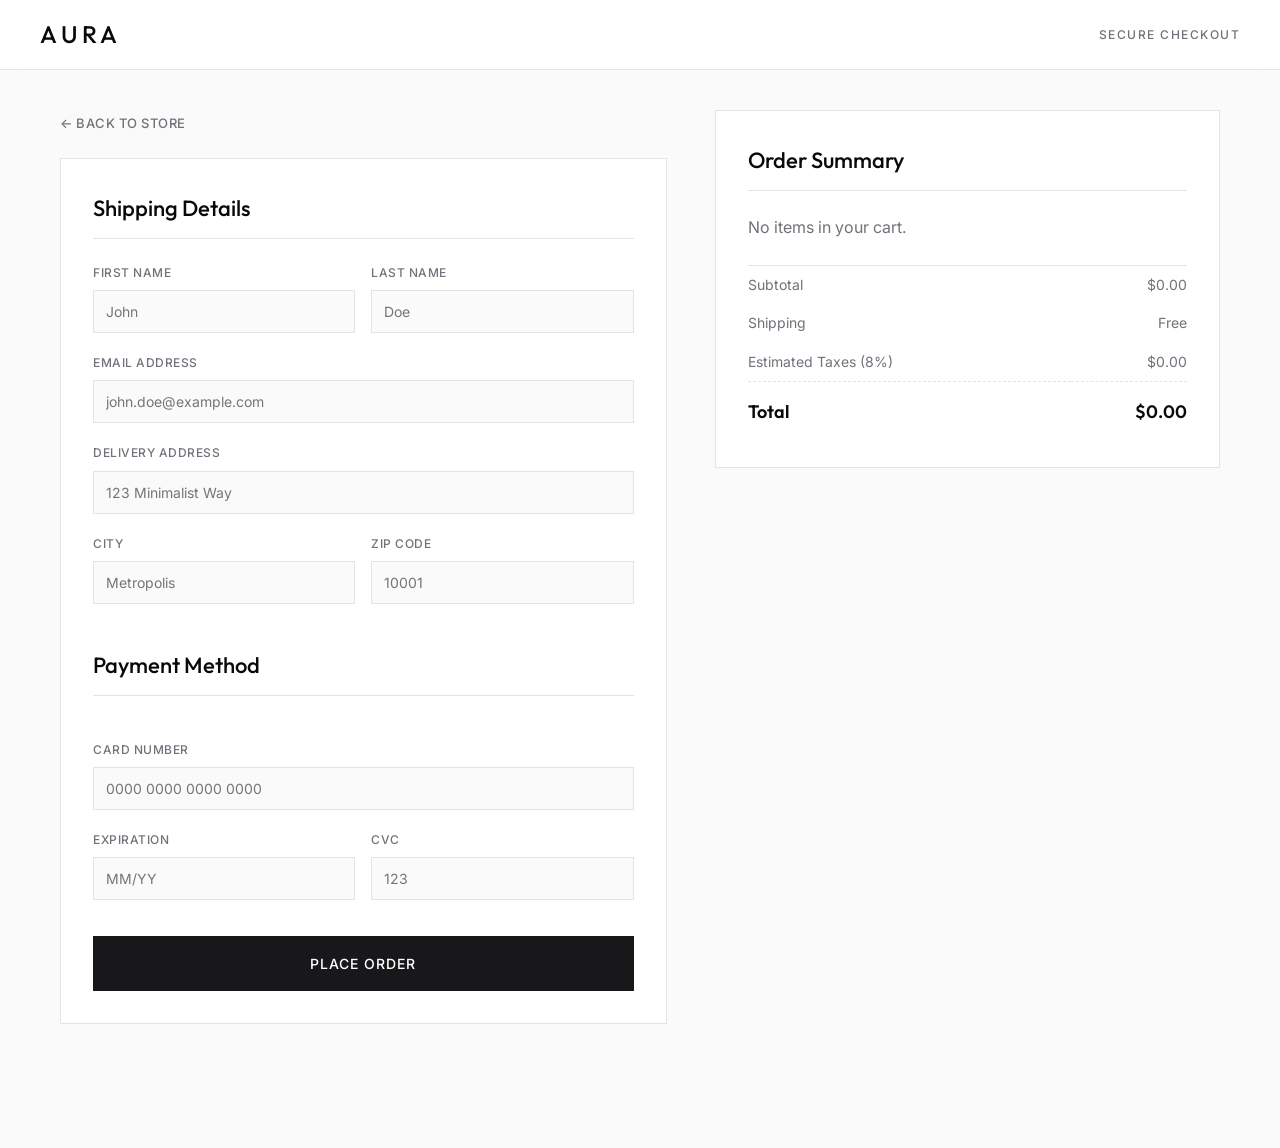
<file: checkout.html>
<!DOCTYPE html>
<html lang="en">
<head>
    <meta charset="UTF-8">
    <meta name="viewport" content="width=device-width, initial-scale=1.0">
    <title>AURA — Checkout</title>
    <!-- Google Fonts: Outfit (Headings) & Inter (UI/Body) -->
    <link rel="preconnect" href="https://fonts.googleapis.com">
    <link rel="preconnect" href="https://fonts.gstatic.com" crossorigin>
    <link href="https://fonts.googleapis.com/css2?family=Inter:wght@300;400;500;600&family=Outfit:wght@300;400;500;600&display=swap" rel="stylesheet">
    <link rel="stylesheet" href="style.css">
    <style>
        /* Checkout specific overrides/additions to preserve main design system */
        .checkout-main {
            padding-top: calc(var(--header-height) + 40px);
            padding-bottom: 100px;
            background-color: var(--bg-secondary);
            min-height: 90vh;
        }
        .checkout-grid {
            max-width: 1200px;
            margin: 0 auto;
            padding: 0 20px;
            display: grid;
            grid-template-columns: 1.2fr 1fr;
            gap: 48px;
            align-items: start;
        }
        .checkout-section-title {
            font-family: var(--font-heading);
            font-size: 22px;
            font-weight: 500;
            margin-bottom: 24px;
            padding-bottom: 12px;
            border-bottom: 1px solid var(--border-color);
            color: var(--text-primary);
        }
        .checkout-card {
            background-color: var(--bg-primary);
            border: 1px solid var(--border-color);
            padding: 32px;
            margin-bottom: 24px;
        }
        .checkout-form {
            display: flex;
            flex-direction: column;
            gap: 20px;
        }
        .form-row {
            display: grid;
            grid-template-columns: 1fr 1fr;
            gap: 16px;
        }
        .form-group {
            display: flex;
            flex-direction: column;
            gap: 8px;
        }
        .form-group label {
            font-size: 12px;
            font-weight: 500;
            text-transform: uppercase;
            letter-spacing: 0.5px;
            color: var(--text-muted);
        }
        .form-control {
            width: 100%;
            padding: 12px;
            border: 1px solid var(--border-color);
            background-color: var(--bg-secondary);
            font-family: var(--font-sans);
            font-size: 14px;
            transition: var(--transition-fast);
            color: var(--text-primary);
            outline: none;
        }
        .form-control:focus {
            border-color: var(--text-primary);
            background-color: var(--bg-primary);
        }
        
        /* Summary Items list */
        .summary-items-list {
            display: flex;
            flex-direction: column;
            gap: 20px;
            margin-bottom: 24px;
        }
        .summary-item {
            display: flex;
            gap: 16px;
            align-items: center;
        }
        .summary-item-img-wrapper {
            width: 60px;
            height: 75px;
            background-color: var(--bg-secondary);
            border: 1px solid var(--border-color);
            overflow: hidden;
            flex-shrink: 0;
        }
        .summary-item-img {
            width: 100%;
            height: 100%;
            object-fit: cover;
        }
        .summary-item-info {
            flex-grow: 1;
        }
        .summary-item-name {
            font-family: var(--font-heading);
            font-size: 14px;
            font-weight: 500;
            color: var(--text-primary);
        }
        .summary-item-qty {
            font-size: 12px;
            color: var(--text-muted);
        }
        .summary-item-price {
            font-size: 14px;
            font-weight: 500;
            color: var(--text-primary);
        }

        /* Order Totals Table */
        .totals-table {
            width: 100%;
            border-collapse: collapse;
            margin-top: 16px;
            padding-top: 16px;
            border-top: 1px solid var(--border-color);
        }
        .totals-table td {
            padding: 8px 0;
            font-size: 14px;
            color: var(--text-muted);
        }
        .totals-table tr.grand-total-row td {
            font-family: var(--font-heading);
            font-size: 18px;
            font-weight: 600;
            color: var(--text-primary);
            padding-top: 16px;
            border-top: 1px dashed var(--border-color);
        }
        .text-right {
            text-align: right;
        }

        .back-link {
            display: inline-flex;
            align-items: center;
            gap: 8px;
            font-size: 13px;
            font-weight: 500;
            text-transform: uppercase;
            letter-spacing: 0.5px;
            color: var(--text-muted);
            margin-bottom: 24px;
            transition: var(--transition-fast);
        }
        .back-link:hover {
            color: var(--text-primary);
        }

        /* Success Dialog */
        .success-overlay {
            position: fixed;
            top: 0;
            left: 0;
            width: 100%;
            height: 100%;
            background-color: rgba(255, 255, 255, 0.95);
            backdrop-filter: blur(12px);
            z-index: 10000;
            display: flex;
            align-items: center;
            justify-content: center;
            opacity: 0;
            visibility: hidden;
            transition: var(--transition-smooth);
        }
        .success-overlay.active {
            opacity: 1;
            visibility: visible;
        }
        .success-card {
            text-align: center;
            max-width: 480px;
            padding: 40px;
        }
        .success-icon {
            font-size: 48px;
            color: var(--text-primary);
            margin-bottom: 24px;
        }
        .success-title {
            font-family: var(--font-heading);
            font-size: 28px;
            font-weight: 400;
            margin-bottom: 16px;
            letter-spacing: -0.5px;
        }
        .success-message {
            font-size: 14px;
            color: var(--text-muted);
            line-height: 1.7;
            margin-bottom: 32px;
        }
        .continue-shopping-btn {
            display: inline-block;
            padding: 16px 32px;
            background-color: var(--accent-color);
            color: var(--bg-primary);
            font-size: 13px;
            font-weight: 500;
            text-transform: uppercase;
            letter-spacing: 1px;
            transition: var(--transition-smooth);
        }
        .continue-shopping-btn:hover {
            background-color: var(--accent-hover);
        }

        @media (max-width: 900px) {
            .checkout-grid {
                grid-template-columns: 1fr;
            }
            .checkout-grid > div:last-child {
                order: -1; /* Put summary card at top on mobile */
            }
        }
    </style>
</head>
<body>

    <!-- Header Navigation (Simplified) -->
    <header class="header">
        <div class="header-container">
            <a href="index.html" class="brand-logo">AURA</a>
            <span style="font-size: 12px; font-weight: 500; text-transform: uppercase; letter-spacing: 1.5px; color: var(--text-muted);">Secure Checkout</span>
        </div>
    </header>

    <main class="checkout-main">
        <div class="checkout-grid">
            
            <!-- Left Side: Shipping / Payment Form -->
            <div>
                <a href="index.html" class="back-link">&#8592; Back to Store</a>
                
                <div class="checkout-card">
                    <h2 class="checkout-section-title">Shipping Details</h2>
                    <form class="checkout-form" id="checkout-form" onsubmit="handlePlaceOrder(event)">
                        <div class="form-row">
                            <div class="form-group">
                                <label for="first-name">First Name</label>
                                <input type="text" id="first-name" class="form-control" required placeholder="John">
                            </div>
                            <div class="form-group">
                                <label for="last-name">Last Name</label>
                                <input type="text" id="last-name" class="form-control" required placeholder="Doe">
                            </div>
                        </div>

                        <div class="form-group">
                            <label for="email">Email Address</label>
                            <input type="email" id="email" class="form-control" required placeholder="john.doe@example.com">
                        </div>

                        <div class="form-group">
                            <label for="address">Delivery Address</label>
                            <input type="text" id="address" class="form-control" required placeholder="123 Minimalist Way">
                        </div>

                        <div class="form-row">
                            <div class="form-group">
                                <label for="city">City</label>
                                <input type="text" id="city" class="form-control" required placeholder="Metropolis">
                            </div>
                            <div class="form-group">
                                <label for="zipcode">Zip Code</label>
                                <input type="text" id="zipcode" class="form-control" required placeholder="10001">
                            </div>
                        </div>

                        <h2 class="checkout-section-title" style="margin-top: 24px;">Payment Method</h2>
                        
                        <div class="form-group">
                            <label for="card-number">Card Number</label>
                            <input type="text" id="card-number" class="form-control" required placeholder="0000 0000 0000 0000" pattern="\d{16}" title="Please enter a valid 16-digit card number.">
                        </div>

                        <div class="form-row">
                            <div class="form-group">
                                <label for="card-expiry">Expiration</label>
                                <input type="text" id="card-expiry" class="form-control" required placeholder="MM/YY">
                            </div>
                            <div class="form-group">
                                <label for="card-cvc">CVC</label>
                                <input type="text" id="card-cvc" class="form-control" required placeholder="123" pattern="\d{3}" title="Please enter a 3-digit CVC number.">
                            </div>
                        </div>

                        <button type="submit" class="checkout-btn" style="margin-top: 16px; padding: 18px;">Place Order</button>
                    </form>
                </div>
            </div>

            <!-- Right Side: Order Items Summary Card -->
            <div>
                <div class="checkout-card">
                    <h2 class="checkout-section-title">Order Summary</h2>
                    
                    <div class="summary-items-list" id="checkout-items-summary">
                        <!-- Rendered checkout summary items injected dynamically -->
                    </div>

                    <table class="totals-table">
                        <tr>
                            <td>Subtotal</td>
                            <td class="text-right" id="summary-subtotal">$0.00</td>
                        </tr>
                        <tr>
                            <td>Shipping</td>
                            <td class="text-right" id="summary-shipping">Free</td>
                        </tr>
                        <tr>
                            <td>Estimated Taxes (8%)</td>
                            <td class="text-right" id="summary-tax">$0.00</td>
                        </tr>
                        <tr class="grand-total-row">
                            <td>Total</td>
                            <td class="text-right" id="summary-total">$0.00</td>
                        </tr>
                    </table>
                </div>
            </div>

        </div>
    </main>

    <!-- Success Modal Overlay -->
    <div class="success-overlay" id="success-overlay">
        <div class="success-card">
            <div class="success-icon">☉</div>
            <h1 class="success-title">Order Confirmed</h1>
            <p class="success-message">
                Thank you for your purchase. We have received your order and are preparing it for shipment. A receipt and tracking details have been sent to your email.
            </p>
            <button class="continue-shopping-btn" onclick="clearCartAndReturn()">Continue Shopping</button>
        </div>
    </div>

    <script>
        // Read cart data from localStorage
        const checkoutCart = JSON.parse(localStorage.getItem('aura_cart')) || [];
        
        // DOM bindings
        const summaryItemsContainer = document.getElementById('checkout-items-summary');
        const subtotalLabel = document.getElementById('summary-subtotal');
        const taxLabel = document.getElementById('summary-tax');
        const totalLabel = document.getElementById('summary-total');
        const successOverlay = document.getElementById('success-overlay');

        // Populate Order details on screen
        document.addEventListener('DOMContentLoaded', () => {
            renderOrderSummary();
        });

        function renderOrderSummary() {
            summaryItemsContainer.innerHTML = '';
            
            if (checkoutCart.length === 0) {
                summaryItemsContainer.innerHTML = '<p style="color: var(--text-muted);">No items in your cart.</p>';
                // If cart is empty, redirect user back to home
                setTimeout(() => {
                    window.location.href = 'index.html';
                }, 2500);
                return;
            }

            let subtotal = 0;
            checkoutCart.forEach(item => {
                const itemTotal = item.product.price * item.quantity;
                subtotal += itemTotal;

                const itemHTML = `
                    <div class="summary-item">
                        <div class="summary-item-img-wrapper">
                            <img src="${item.product.image}" alt="${item.product.name}" class="summary-item-img">
                        </div>
                        <div class="summary-item-info">
                            <h4 class="summary-item-name">${item.product.name}</h4>
                            <span class="summary-item-qty">Qty: ${item.quantity}</span>
                        </div>
                        <div class="summary-item-price">$${itemTotal.toFixed(2)}</div>
                    </div>
                `;
                summaryItemsContainer.insertAdjacentHTML('beforeend', itemHTML);
            });

            // Calculate taxes & total
            const tax = subtotal * 0.08;
            const total = subtotal + tax;

            subtotalLabel.textContent = `$${subtotal.toFixed(2)}`;
            taxLabel.textContent = `$${tax.toFixed(2)}`;
            totalLabel.textContent = `$${total.toFixed(2)}`;
        }

        // Place Order Form submit handler
        function handlePlaceOrder(event) {
            event.preventDefault();
            
            // Activate success overlay visual
            successOverlay.classList.add('active');
        }

        // Complete Checkout flow
        function clearCartAndReturn() {
            // Empty cart
            localStorage.removeItem('aura_cart');
            
            // Redirect back to landing catalog
            window.location.href = 'index.html';
        }
    </script>
</body>
</html>
</file>
<file: style.css>
/* ==========================================================================
   AURA DESIGN SYSTEM & VARS
   ========================================================================== */
:root {
    --bg-primary: #ffffff;
    --bg-secondary: #fafafa;
    --bg-tertiary: #f4f4f5;
    
    --text-primary: #09090b;
    --text-muted: #71717a;
    --text-light: #a1a1aa;
    
    --border-color: #e4e4e7;
    --border-hover: #a1a1aa;
    
    --accent-color: #18181b;
    --accent-hover: #3f3f46;
    --accent-light: #fafafa;
    
    --danger-color: #ef4444;
    
    --font-sans: 'Inter', -apple-system, BlinkMacSystemFont, "Segoe UI", Roboto, sans-serif;
    --font-heading: 'Outfit', sans-serif;
    
    --transition-smooth: all 0.3s cubic-bezier(0.16, 1, 0.3, 1);
    --transition-fast: all 0.15s ease;
    
    --shadow-subtle: 0 4px 20px rgba(0, 0, 0, 0.02);
    --shadow-medium: 0 8px 30px rgba(0, 0, 0, 0.05);
    
    --header-height: 70px;
    --drawer-width: 440px;
}

/* ==========================================================================
   RESET & BASE STYLES
   ========================================================================== */
* {
    margin: 0;
    padding: 0;
    box-sizing: border-box;
    -webkit-font-smoothing: antialiased;
    -moz-osx-font-smoothing: grayscale;
}

body {
    font-family: var(--font-sans);
    background-color: var(--bg-secondary);
    color: var(--text-primary);
    line-height: 1.6;
    overflow-x: hidden;
}

a {
    color: inherit;
    text-decoration: none;
}

button {
    font-family: inherit;
    background: none;
    border: none;
    cursor: pointer;
    outline: none;
}

/* Custom Scrollbar */
::-webkit-scrollbar {
    width: 6px;
    height: 6px;
}
::-webkit-scrollbar-track {
    background: var(--bg-secondary);
}
::-webkit-scrollbar-thumb {
    background: var(--border-color);
    border-radius: 3px;
}
::-webkit-scrollbar-thumb:hover {
    background: var(--text-light);
}

/* ==========================================================================
   HEADER & NAVIGATION
   ========================================================================== */
.header {
    position: fixed;
    top: 0;
    left: 0;
    width: 100%;
    height: var(--header-height);
    background-color: rgba(255, 255, 255, 0.85);
    backdrop-filter: blur(12px);
    -webkit-backdrop-filter: blur(12px);
    border-bottom: 1px solid var(--border-color);
    z-index: 100;
}

.header-container {
    max-width: 1400px;
    height: 100%;
    margin: 0 auto;
    padding: 0 40px;
    display: flex;
    align-items: center;
    justify-content: space-between;
}

.brand-logo {
    font-family: var(--font-heading);
    font-size: 24px;
    font-weight: 500;
    letter-spacing: 4px;
    color: var(--text-primary);
    transition: var(--transition-fast);
}

.brand-logo:hover {
    opacity: 0.7;
}

.nav-links {
    display: flex;
    gap: 32px;
}

.nav-link {
    font-size: 14px;
    font-weight: 400;
    letter-spacing: 0.5px;
    color: var(--text-muted);
    padding: 6px 0;
    position: relative;
    transition: var(--transition-fast);
}

.nav-link:hover {
    color: var(--text-primary);
}

.nav-link::after {
    content: '';
    position: absolute;
    bottom: 0;
    left: 0;
    width: 100%;
    height: 1px;
    background-color: var(--text-primary);
    transform: scaleX(0);
    transform-origin: right;
    transition: transform 0.3s cubic-bezier(0.16, 1, 0.3, 1);
}

.nav-link:hover::after,
.nav-link.active::after {
    transform: scaleX(1);
    transform-origin: left;
}

.nav-link.active {
    color: var(--text-primary);
    font-weight: 500;
}

.cart-toggle-btn {
    display: flex;
    align-items: center;
    gap: 8px;
    padding: 8px 16px;
    border: 1px solid var(--border-color);
    border-radius: 40px;
    font-size: 13px;
    font-weight: 500;
    letter-spacing: 0.5px;
    transition: var(--transition-smooth);
}

.cart-toggle-btn:hover {
    border-color: var(--text-primary);
    background-color: var(--bg-tertiary);
}

.cart-badge {
    display: inline-flex;
    align-items: center;
    justify-content: center;
    background-color: var(--accent-color);
    color: var(--bg-primary);
    min-width: 20px;
    height: 20px;
    padding: 0 6px;
    border-radius: 10px;
    font-size: 11px;
    font-weight: 600;
}

/* ==========================================================================
   HERO SECTION
   ========================================================================== */
.hero-section {
    padding-top: calc(var(--header-height) + 60px);
    padding-bottom: 40px;
    background-color: var(--bg-secondary);
    text-align: center;
}

.hero-container {
    max-width: 800px;
    margin: 0 auto;
    padding: 0 20px;
}

.hero-title {
    font-family: var(--font-heading);
    font-size: 42px;
    font-weight: 300;
    letter-spacing: -0.5px;
    margin-bottom: 16px;
    color: var(--text-primary);
}

.hero-subtitle {
    font-size: 16px;
    font-weight: 300;
    color: var(--text-muted);
    line-height: 1.7;
}

/* ==========================================================================
   MAIN LAYOUT & CONTENT
   ========================================================================== */
.main-content {
    padding-bottom: 100px;
}

.content-container {
    max-width: 1400px;
    margin: 0 auto;
    padding: 0 40px;
    display: grid;
    grid-template-columns: 240px 1fr;
    gap: 48px;
}

/* ==========================================================================
   FILTERS SIDEBAR
   ========================================================================== */
.filters-sidebar {
    position: sticky;
    top: calc(var(--header-height) + 40px);
    height: fit-content;
    display: flex;
    flex-direction: column;
    gap: 36px;
}

.filter-group {
    display: flex;
    flex-direction: column;
    gap: 16px;
}

.filter-title {
    font-family: var(--font-heading);
    font-size: 16px;
    font-weight: 500;
    letter-spacing: 0.5px;
    text-transform: uppercase;
    color: var(--text-primary);
    padding-bottom: 8px;
    border-bottom: 1px solid var(--border-color);
}

.category-filters-list {
    display: flex;
    flex-direction: column;
    align-items: flex-start;
    gap: 10px;
}

.filter-btn {
    font-size: 14px;
    font-weight: 400;
    color: var(--text-muted);
    transition: var(--transition-fast);
    padding: 2px 0;
    text-align: left;
}

.filter-btn:hover {
    color: var(--text-primary);
    transform: translateX(4px);
}

.filter-btn.active {
    color: var(--text-primary);
    font-weight: 500;
}

/* Price Range Slider */
.price-range-container {
    display: flex;
    flex-direction: column;
    gap: 12px;
}

.price-slider {
    -webkit-appearance: none;
    width: 100%;
    height: 3px;
    background: var(--border-color);
    border-radius: 2px;
    outline: none;
}

.price-slider::-webkit-slider-thumb {
    -webkit-appearance: none;
    appearance: none;
    width: 16px;
    height: 16px;
    border-radius: 50%;
    background: var(--accent-color);
    cursor: pointer;
    border: 2px solid var(--bg-primary);
    box-shadow: 0 2px 6px rgba(0,0,0,0.15);
    transition: var(--transition-fast);
}

.price-slider::-webkit-slider-thumb:hover {
    transform: scale(1.15);
}

.price-slider::-moz-range-thumb {
    width: 16px;
    height: 16px;
    border-radius: 50%;
    background: var(--accent-color);
    cursor: pointer;
    border: 2px solid var(--bg-primary);
    box-shadow: 0 2px 6px rgba(0,0,0,0.15);
    transition: var(--transition-fast);
}

.price-slider::-moz-range-thumb:hover {
    transform: scale(1.15);
}

.price-range-labels {
    display: flex;
    justify-content: space-between;
    font-size: 13px;
    color: var(--text-muted);
}

.current-price-label {
    color: var(--text-primary);
}

.clear-filters-btn {
    width: 100%;
    padding: 12px;
    border: 1px solid var(--border-color);
    font-size: 13px;
    font-weight: 500;
    text-transform: uppercase;
    letter-spacing: 0.5px;
    transition: var(--transition-smooth);
}

.clear-filters-btn:hover {
    border-color: var(--text-primary);
    background-color: var(--accent-color);
    color: var(--bg-primary);
}

/* ==========================================================================
   PRODUCTS GRID & CARD
   ========================================================================== */
.products-section {
    display: flex;
    flex-direction: column;
}

.products-grid {
    display: grid;
    grid-template-columns: repeat(auto-fill, minmax(280px, 1fr));
    gap: 32px;
}

.product-card {
    background-color: var(--bg-primary);
    border: 1px solid var(--border-color);
    display: flex;
    flex-direction: column;
    position: relative;
    overflow: hidden;
    transition: var(--transition-smooth);
}

.product-card:hover {
    border-color: var(--border-hover);
    box-shadow: var(--shadow-medium);
    transform: translateY(-4px);
}

.product-img-wrapper {
    position: relative;
    width: 100%;
    padding-top: 110%; /* 4:5 Aspect Ratio */
    background-color: var(--bg-secondary);
    overflow: hidden;
    cursor: pointer;
}

.product-img {
    position: absolute;
    top: 0;
    left: 0;
    width: 100%;
    height: 100%;
    object-fit: cover;
    transition: transform 0.6s cubic-bezier(0.16, 1, 0.3, 1);
}

.product-card:hover .product-img {
    transform: scale(1.06);
}

.product-info {
    padding: 24px;
    display: flex;
    flex-direction: column;
    flex-grow: 1;
}

.product-category {
    font-size: 11px;
    font-weight: 500;
    text-transform: uppercase;
    letter-spacing: 1px;
    color: var(--text-light);
    margin-bottom: 8px;
}

.product-name {
    font-family: var(--font-heading);
    font-size: 18px;
    font-weight: 400;
    color: var(--text-primary);
    margin-bottom: 8px;
    cursor: pointer;
    transition: var(--transition-fast);
}

.product-name:hover {
    opacity: 0.7;
}

.product-price {
    font-size: 15px;
    font-weight: 500;
    color: var(--text-primary);
    margin-bottom: 20px;
}

.add-to-cart-btn {
    width: 100%;
    padding: 12px;
    background-color: var(--accent-color);
    color: var(--bg-primary);
    font-size: 13px;
    font-weight: 500;
    text-transform: uppercase;
    letter-spacing: 0.5px;
    border: 1px solid var(--accent-color);
    margin-top: auto;
    transition: var(--transition-smooth);
}

.add-to-cart-btn:hover {
    background-color: transparent;
    color: var(--text-primary);
}

/* No Products States */
.no-products-message {
    text-align: center;
    padding: 80px 0;
    color: var(--text-muted);
}

.no-products-message p {
    font-size: 16px;
    margin-bottom: 16px;
}

.reset-link-btn {
    font-size: 14px;
    font-weight: 500;
    text-decoration: underline;
    color: var(--text-primary);
    text-underline-offset: 4px;
}

/* ==========================================================================
   CART DRAWER & OVERLAY
   ========================================================================== */
.cart-drawer-overlay {
    position: fixed;
    top: 0;
    left: 0;
    width: 100%;
    height: 100%;
    background-color: rgba(0, 0, 0, 0.2);
    backdrop-filter: blur(4px);
    z-index: 1000;
    opacity: 0;
    visibility: hidden;
    transition: opacity 0.4s cubic-bezier(0.16, 1, 0.3, 1), visibility 0.4s;
}

.cart-drawer-overlay.active {
    opacity: 1;
    visibility: visible;
}

.cart-drawer {
    position: fixed;
    top: 0;
    right: 0;
    width: 100%;
    max-width: var(--drawer-width);
    height: 100%;
    background-color: var(--bg-primary);
    box-shadow: -10px 0 40px rgba(0, 0, 0, 0.05);
    z-index: 1001;
    display: flex;
    flex-direction: column;
    transform: translateX(100%);
    transition: transform 0.4s cubic-bezier(0.16, 1, 0.3, 1);
}

.cart-drawer.active {
    transform: translateX(0);
}

.cart-drawer-header {
    height: var(--header-height);
    padding: 0 32px;
    display: flex;
    align-items: center;
    justify-content: space-between;
    border-bottom: 1px solid var(--border-color);
}

.cart-drawer-title {
    font-family: var(--font-heading);
    font-size: 20px;
    font-weight: 500;
    color: var(--text-primary);
}

.cart-close-btn {
    font-size: 13px;
    font-weight: 500;
    text-transform: uppercase;
    letter-spacing: 0.5px;
    color: var(--text-muted);
    padding: 6px 0;
    transition: var(--transition-fast);
}

.cart-close-btn:hover {
    color: var(--text-primary);
}

/* Cart Items Scrollable List */
.cart-drawer-items {
    flex-grow: 1;
    overflow-y: auto;
    padding: 32px;
    display: flex;
    flex-direction: column;
    gap: 24px;
}

.cart-empty-message {
    display: flex;
    flex-direction: column;
    align-items: center;
    justify-content: center;
    height: 100%;
    color: var(--text-muted);
    text-align: center;
    gap: 16px;
}

.cart-empty-icon {
    font-size: 32px;
    opacity: 0.5;
}

/* Individual Cart Item */
.cart-item {
    display: flex;
    gap: 20px;
    align-items: flex-start;
    padding-bottom: 24px;
    border-bottom: 1px solid var(--border-color);
}

.cart-item-img-wrapper {
    width: 80px;
    height: 100px;
    flex-shrink: 0;
    background-color: var(--bg-secondary);
    border: 1px solid var(--border-color);
    overflow: hidden;
}

.cart-item-img {
    width: 100%;
    height: 100%;
    object-fit: cover;
}

.cart-item-info {
    flex-grow: 1;
    display: flex;
    flex-direction: column;
    gap: 4px;
}

.cart-item-name {
    font-family: var(--font-heading);
    font-size: 15px;
    font-weight: 500;
    color: var(--text-primary);
}

.cart-item-price {
    font-size: 13px;
    font-weight: 500;
    color: var(--text-muted);
    margin-bottom: 8px;
}

.cart-item-actions {
    display: flex;
    align-items: center;
    justify-content: space-between;
}

/* Quantity Control */
.quantity-control {
    display: flex;
    align-items: center;
    border: 1px solid var(--border-color);
    border-radius: 20px;
    overflow: hidden;
}

.qty-btn {
    width: 28px;
    height: 28px;
    display: flex;
    align-items: center;
    justify-content: center;
    font-size: 14px;
    color: var(--text-muted);
    transition: var(--transition-fast);
}

.qty-btn:hover {
    background-color: var(--bg-tertiary);
    color: var(--text-primary);
}

.qty-val {
    width: 24px;
    text-align: center;
    font-size: 12px;
    font-weight: 600;
    color: var(--text-primary);
}

.cart-remove-btn {
    font-size: 12px;
    color: var(--danger-color);
    text-transform: uppercase;
    font-weight: 500;
    letter-spacing: 0.5px;
    opacity: 0.8;
    transition: var(--transition-fast);
}

.cart-remove-btn:hover {
    opacity: 1;
    text-decoration: underline;
    text-underline-offset: 2px;
}

/* Cart Footer Panel */
.cart-drawer-footer {
    padding: 32px;
    border-top: 1px solid var(--border-color);
    background-color: var(--bg-secondary);
}

.cart-totals {
    display: flex;
    justify-content: space-between;
    align-items: center;
    font-family: var(--font-heading);
    font-size: 18px;
    font-weight: 500;
    margin-bottom: 8px;
}

.cart-total-price {
    font-weight: 600;
}

.cart-footer-note {
    font-size: 12px;
    color: var(--text-muted);
    margin-bottom: 24px;
}

.checkout-btn {
    width: 100%;
    padding: 16px;
    background-color: var(--accent-color);
    color: var(--bg-primary);
    font-size: 14px;
    font-weight: 500;
    text-transform: uppercase;
    letter-spacing: 1px;
    border: 1px solid var(--accent-color);
    transition: var(--transition-smooth);
}

.checkout-btn:hover {
    background-color: transparent;
    color: var(--text-primary);
}

/* ==========================================================================
   PRODUCT DETAILS MODAL
   ========================================================================== */
.modal-overlay {
    position: fixed;
    top: 0;
    left: 0;
    width: 100%;
    height: 100%;
    background-color: rgba(0, 0, 0, 0.25);
    backdrop-filter: blur(8px);
    -webkit-backdrop-filter: blur(8px);
    z-index: 2000;
    display: flex;
    align-items: center;
    justify-content: center;
    padding: 24px;
}

.modal-container {
    position: relative;
    background-color: var(--bg-primary);
    width: 100%;
    max-width: 900px;
    max-height: 90%;
    overflow-y: auto;
    border: 1px solid var(--border-color);
    box-shadow: 0 20px 50px rgba(0, 0, 0, 0.1);
    animation: modalScaleUp 0.4s cubic-bezier(0.16, 1, 0.3, 1) forwards;
}

@keyframes modalScaleUp {
    from {
        opacity: 0;
        transform: scale(0.95);
    }
    to {
        opacity: 1;
        transform: scale(1);
    }
}

.modal-close-btn {
    position: absolute;
    top: 24px;
    right: 24px;
    font-size: 28px;
    color: var(--text-muted);
    line-height: 1;
    z-index: 10;
    transition: var(--transition-fast);
}

.modal-close-btn:hover {
    color: var(--text-primary);
    transform: scale(1.1);
}

.modal-content {
    display: grid;
    grid-template-columns: 1.1fr 1fr;
}

.modal-image-wrapper {
    background-color: var(--bg-secondary);
    width: 100%;
    height: 500px;
    overflow: hidden;
}

.modal-image-wrapper img {
    width: 100%;
    height: 100%;
    object-fit: cover;
}

.modal-details-wrapper {
    padding: 48px;
    display: flex;
    flex-direction: column;
    justify-content: center;
}

.modal-product-category {
    font-size: 11px;
    font-weight: 500;
    text-transform: uppercase;
    letter-spacing: 1.5px;
    color: var(--text-light);
    margin-bottom: 12px;
}

.modal-product-name {
    font-family: var(--font-heading);
    font-size: 28px;
    font-weight: 400;
    line-height: 1.2;
    color: var(--text-primary);
    margin-bottom: 16px;
}

.modal-product-price {
    font-size: 20px;
    font-weight: 500;
    color: var(--text-primary);
    margin-bottom: 24px;
}

.modal-product-description {
    font-size: 14px;
    font-weight: 300;
    color: var(--text-muted);
    line-height: 1.8;
    margin-bottom: 32px;
}

.modal-actions {
    display: flex;
    gap: 16px;
}

.modal-add-to-cart-btn {
    flex-grow: 1;
    padding: 16px;
    background-color: var(--accent-color);
    color: var(--bg-primary);
    font-size: 13px;
    font-weight: 500;
    text-transform: uppercase;
    letter-spacing: 1px;
    border: 1px solid var(--accent-color);
    transition: var(--transition-smooth);
}

.modal-add-to-cart-btn:hover {
    background-color: transparent;
    color: var(--text-primary);
}

/* ==========================================================================
   FOOTER
   ========================================================================== */
.footer {
    border-top: 1px solid var(--border-color);
    background-color: var(--bg-primary);
    padding: 40px 0;
    text-align: center;
}

.footer-container {
    max-width: 1400px;
    margin: 0 auto;
    padding: 0 40px;
}

.footer p {
    font-size: 13px;
    color: var(--text-light);
}

/* ==========================================================================
   RESPONSIVE DESIGN (MEDIA QUERIES)
   ========================================================================== */
@media (max-width: 1024px) {
    .content-container {
        grid-template-columns: 200px 1fr;
        gap: 32px;
    }
    
    .hero-title {
        font-size: 36px;
    }
    
    .modal-content {
        grid-template-columns: 1fr;
    }
    
    .modal-image-wrapper {
        height: 350px;
    }
    
    .modal-details-wrapper {
        padding: 32px;
    }
}

@media (max-width: 768px) {
    .header-container {
        padding: 0 20px;
    }
    
    .nav-links {
        display: none; /* Hide header category nav, use sidebar/filters on mobile */
    }
    
    .content-container {
        grid-template-columns: 1fr;
        gap: 40px;
    }
    
    .filters-sidebar {
        position: static;
        flex-direction: row;
        flex-wrap: wrap;
        gap: 24px;
        border-bottom: 1px solid var(--border-color);
        padding-bottom: 32px;
    }
    
    .filter-group {
        flex: 1 1 200px;
    }
    
    .hero-section {
        padding-top: calc(var(--header-height) + 40px);
        padding-bottom: 24px;
    }
    
    .hero-title {
        font-size: 30px;
    }
    
    .hero-subtitle {
        font-size: 14px;
    }
    
    .products-grid {
        grid-template-columns: repeat(auto-fill, minmax(240px, 1fr));
        gap: 24px;
    }
    
    .cart-drawer {
        max-width: 100%;
    }
}

@media (max-width: 480px) {
    .filters-sidebar {
        flex-direction: column;
    }
    
    .filter-group {
        flex: 1 1 auto;
    }
    
    .products-grid {
        grid-template-columns: 1fr;
    }
    
    .modal-container {
        max-height: 95%;
    }
    
    .modal-details-wrapper {
        padding: 24px;
    }
    
    .modal-product-name {
        font-size: 22px;
    }
}
</file>
